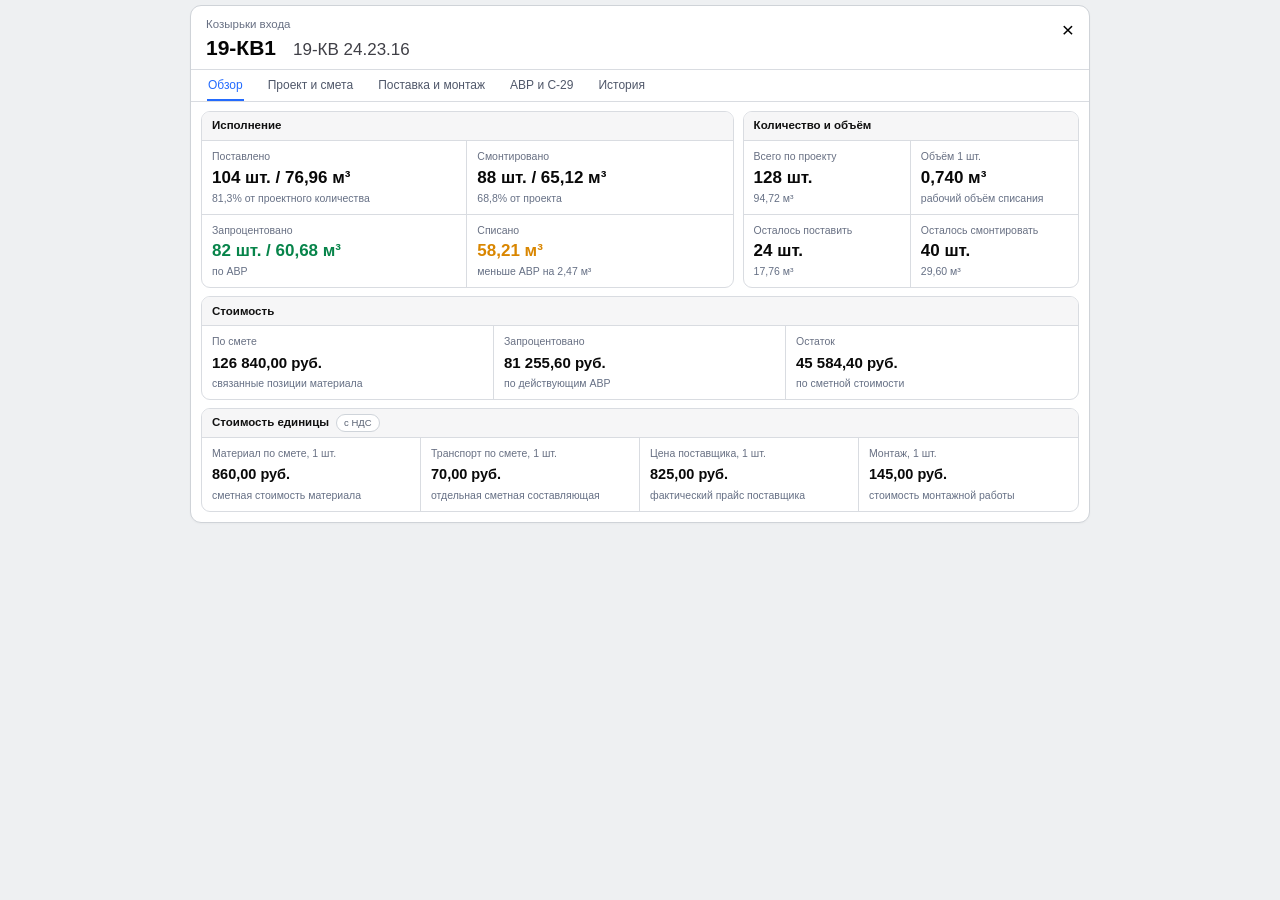
<file: prototype/material-card/material-card.html>
<!doctype html><html lang="ru"><head><meta charset="utf-8"><meta name="viewport" content="width=device-width,initial-scale=1"><title>Карточка материала — Филимонова</title><link rel="stylesheet" href="./material-card.css?v=20260929-segoe-variable"></head><body><main class="fmc-stage"><article class="fmc-card">
<header class="fmc-top"><div class="fmc-kicker">Козырьки входа</div><div class="fmc-id"><span class="fmc-mark">19-КВ1</span><span class="fmc-name">19-КВ 24.23.16</span></div><button class="fmc-close" type="button">×</button></header>
<nav class="fmc-tabs"><button class="fmc-tab is-active" data-tab="overview">Обзор</button><button class="fmc-tab" data-tab="project">Проект и смета</button><button class="fmc-tab" data-tab="supply">Поставка и монтаж</button><button class="fmc-tab" data-tab="avr">АВР и С-29</button><button class="fmc-tab" data-tab="history">История</button></nav>
<section class="fmc-page is-active" data-page="overview"><div class="fmc-row two"><div class="fmc-box"><div class="fmc-box-title">Исполнение</div><div class="fmc-grid2"><div class="fmc-metric"><div class="fmc-label">Поставлено</div><div class="fmc-value">104 шт. / 76,96 м³</div><div class="fmc-sub">81,3% от проектного количества</div></div><div class="fmc-metric"><div class="fmc-label">Смонтировано</div><div class="fmc-value">88 шт. / 65,12 м³</div><div class="fmc-sub">68,8% от проекта</div></div><div class="fmc-metric"><div class="fmc-label">Запроцентовано</div><div class="fmc-value fmc-green">82 шт. / 60,68 м³</div><div class="fmc-sub">по АВР</div></div><div class="fmc-metric"><div class="fmc-label">Списано</div><div class="fmc-value fmc-orange">58,21 м³</div><div class="fmc-sub">меньше АВР на 2,47 м³</div></div></div></div><div class="fmc-box"><div class="fmc-box-title">Количество и объём</div><div class="fmc-grid2"><div class="fmc-metric"><div class="fmc-label">Всего по проекту</div><div class="fmc-value">128 шт.</div><div class="fmc-sub">94,72 м³</div></div><div class="fmc-metric"><div class="fmc-label">Объём 1 шт.</div><div class="fmc-value">0,740 м³</div><div class="fmc-sub">рабочий объём списания</div></div><div class="fmc-metric"><div class="fmc-label">Осталось поставить</div><div class="fmc-value">24 шт.</div><div class="fmc-sub">17,76 м³</div></div><div class="fmc-metric"><div class="fmc-label">Осталось смонтировать</div><div class="fmc-value">40 шт.</div><div class="fmc-sub">29,60 м³</div></div></div></div></div>
<div class="fmc-box fmc-mt fmc-cost"><div class="fmc-box-title">Стоимость</div><div class="fmc-grid3"><div class="fmc-metric"><div class="fmc-label">По смете</div><div class="fmc-value">126 840,00 руб.</div><div class="fmc-sub">связанные позиции материала</div></div><div class="fmc-metric"><div class="fmc-label">Запроцентовано</div><div class="fmc-value">81 255,60 руб.</div><div class="fmc-sub">по действующим АВР</div></div><div class="fmc-metric"><div class="fmc-label">Остаток</div><div class="fmc-value">45 584,40 руб.</div><div class="fmc-sub">по сметной стоимости</div></div></div></div>
<div class="fmc-box fmc-mt"><div class="fmc-box-title">Стоимость единицы <span class="fmc-badge">с НДС</span></div><div class="fmc-grid4"><div class="fmc-metric"><div class="fmc-label">Материал по смете, 1 шт.</div><div class="fmc-value">860,00 руб.</div><div class="fmc-sub">сметная стоимость материала</div></div><div class="fmc-metric"><div class="fmc-label">Транспорт по смете, 1 шт.</div><div class="fmc-value">70,00 руб.</div><div class="fmc-sub">отдельная сметная составляющая</div></div><div class="fmc-metric"><div class="fmc-label">Цена поставщика, 1 шт.</div><div class="fmc-value">825,00 руб.</div><div class="fmc-sub">фактический прайс поставщика</div></div><div class="fmc-metric"><div class="fmc-label">Монтаж, 1 шт.</div><div class="fmc-value">145,00 руб.</div><div class="fmc-sub">стоимость монтажной работы</div></div></div></div></section>
<section class="fmc-page" data-page="project"><div class="fmc-row equal"><div class="fmc-box"><div class="fmc-box-title">Проект</div><div class="fmc-grid2"><div class="fmc-metric"><div class="fmc-label">Всего</div><div class="fmc-value">128 шт.</div><div class="fmc-sub">94,72 м³</div></div><div class="fmc-metric"><div class="fmc-label">Объём 1 шт.</div><div class="fmc-value">0,740 м³</div><div class="fmc-sub">для учёта и списания</div></div></div></div><div class="fmc-box"><div class="fmc-box-title">Смета</div><div class="fmc-grid2"><div class="fmc-metric"><div class="fmc-label">Количество по смете</div><div class="fmc-value">128 шт.</div><div class="fmc-sub">связанные позиции</div></div><div class="fmc-metric"><div class="fmc-label">Контроль</div><div class="fmc-value fmc-green">Совпадает</div><div class="fmc-sub">проект = смета</div></div></div></div></div>
<div class="fmc-box fmc-mt"><div class="fmc-box-title">Распределение по этажам <span class="fmc-note">компактная матрица вместо длинного списка</span></div><div class="fmc-floor"><table><thead><tr><th>Секция</th><th>Ц</th><th>1</th><th>2</th><th>3</th><th>4</th><th>5</th><th>6</th><th>7</th><th>8</th><th>9</th><th>10</th><th>11</th><th>12</th><th>13</th><th>14</th><th>15</th><th>16</th><th>17</th><th>18</th><th>19</th><th>Ч</th><th>К</th><th>Всего</th></tr></thead><tbody><tr><td>Секция 1</td><td>2</td><td>3</td><td>3</td><td>3</td><td>3</td><td>3</td><td>3</td><td>3</td><td>3</td><td>3</td><td>3</td><td>3</td><td>3</td><td>3</td><td>3</td><td>3</td><td>3</td><td>3</td><td>3</td><td>3</td><td>2</td><td>—</td><td><b>61</b></td></tr><tr><td>Секция 2</td><td>2</td><td>3</td><td>3</td><td>3</td><td>3</td><td>3</td><td>3</td><td>3</td><td>3</td><td>3</td><td>3</td><td>3</td><td>3</td><td>3</td><td>3</td><td>3</td><td>3</td><td>3</td><td>3</td><td>3</td><td>3</td><td>—</td><td><b>67</b></td></tr></tbody></table></div></div>
<div class="fmc-box fmc-mt"><div class="fmc-box-title">Связанные строки смет</div><div class="fmc-table-wrap"><table class="fmc-table"><thead><tr><th>Смета</th><th>Поз.</th><th>Марка</th><th>Наименование</th><th>Ед.</th><th>По смете</th><th>Запроцентовано</th><th>Остаток</th><th>Стоимость</th></tr></thead><tbody><tr><td class="center">№202</td><td class="center">496</td><td>19-КВ1</td><td>19-КВ 24.23.16</td><td class="center">шт.</td><td class="num">128</td><td class="num">82</td><td class="num">46</td><td class="num">126 840,00</td></tr></tbody></table></div></div>
<div class="fmc-box fmc-mt"><div class="fmc-box-title">Стоимость по смете <span class="fmc-badge">с НДС</span></div><div class="fmc-grid3"><div class="fmc-metric"><div class="fmc-label">Материал, 1 шт.</div><div class="fmc-value">860,00 руб.</div><div class="fmc-sub">сметная цена</div></div><div class="fmc-metric"><div class="fmc-label">Транспорт, 1 шт.</div><div class="fmc-value">70,00 руб.</div><div class="fmc-sub">сметный транспорт</div></div><div class="fmc-metric"><div class="fmc-label">Материал + транспорт</div><div class="fmc-value">930,00 руб.</div><div class="fmc-sub">сметная база единицы</div></div></div></div>
<div class="fmc-row equal fmc-mt"><div class="fmc-box"><div class="fmc-box-title">Исходные данные сметы</div><div class="fmc-props"><div class="fmc-prop"><b>Исходное обоснование</b><span>19-КВ1</span></div><div class="fmc-prop"><b>Исходное наименование</b><span>19-КВ 24.23.16</span></div><div class="fmc-prop"><b>Источник</b><span>Смета №202</span></div></div></div><div class="fmc-box"><div class="fmc-box-title">Технические данные проекта</div><div class="fmc-props"><div class="fmc-prop"><b>Обозначение</b><span>111-22-КЖ.И9-19-КВ1</span></div><div class="fmc-prop"><b>Масса</b><span>2 210 кг</span></div><div class="fmc-prop"><b>Габариты</b><span>2400 × 2300 × 160 мм</span></div></div></div></div></section>
<section class="fmc-page" data-page="supply"><div class="fmc-box"><div class="fmc-box-title">Движение материала</div><div class="fmc-flow"><div class="fmc-flow-card"><b>Требуется по проекту</b><strong>128 шт. / 94,72 м³</strong><span>100%</span></div><div class="fmc-arrow">→</div><div class="fmc-flow-card"><b>Поставлено</b><strong>104 шт. / 76,96 м³</strong><span>на объекте 81,3%</span></div><div class="fmc-arrow">→</div><div class="fmc-flow-card"><b>Смонтировано</b><strong>88 шт. / 65,12 м³</strong><span>68,8% проекта</span></div></div></div><div class="fmc-row equal fmc-mt"><div class="fmc-box"><div class="fmc-box-title">Поставка</div><div class="fmc-progress-row"><b>Поставлено</b><div class="fmc-track"><div class="fmc-fill" style="width:81.3%"></div></div><div class="fmc-pval">104 / 128 шт.</div></div><div class="fmc-progress-row"><b>Осталось поставить</b><div></div><div class="fmc-pval">24 шт. / 17,76 м³</div></div><div class="fmc-progress-row"><b>На объекте сейчас</b><div></div><div class="fmc-pval">16 шт. / 11,84 м³</div></div></div><div class="fmc-box"><div class="fmc-box-title">Монтаж</div><div class="fmc-progress-row"><b>Смонтировано</b><div class="fmc-track"><div class="fmc-fill green" style="width:68.8%"></div></div><div class="fmc-pval">88 / 128 шт.</div></div><div class="fmc-progress-row"><b>Осталось смонтировать</b><div></div><div class="fmc-pval">40 шт. / 29,60 м³</div></div><div class="fmc-progress-row"><b>Обеспечено поставкой</b><div class="fmc-track"><div class="fmc-fill" style="width:40%"></div></div><div class="fmc-pval">16 из 40 шт.</div></div></div></div>
<div class="fmc-box fmc-mt"><div class="fmc-box-title">Фактическая стоимость <span class="fmc-badge">с НДС</span></div><div class="fmc-grid3"><div class="fmc-metric"><div class="fmc-label">Цена поставщика, 1 шт.</div><div class="fmc-value">825,00 руб.</div><div class="fmc-sub">по действующему прайсу/факту</div></div><div class="fmc-metric"><div class="fmc-label">Монтаж, 1 шт.</div><div class="fmc-value">145,00 руб.</div><div class="fmc-sub">стоимость монтажной работы</div></div><div class="fmc-metric"><div class="fmc-label">Материал + монтаж</div><div class="fmc-value">970,00 руб.</div><div class="fmc-sub">без сравнения с С-29</div></div></div></div>
<div class="fmc-row equal fmc-mt"><div class="fmc-box"><div class="fmc-box-title">Последние поставки</div><table class="fmc-table"><thead><tr><th>Дата</th><th>Документ</th><th>Кол-во</th><th>Объём</th></tr></thead><tbody><tr><td>24.09.2026</td><td>ТТН 4821</td><td class="num">8 шт.</td><td class="num">5,92 м³</td></tr><tr><td>18.09.2026</td><td>ТТН 4716</td><td class="num">10 шт.</td><td class="num">7,40 м³</td></tr><tr><td>11.09.2026</td><td>ТТН 4598</td><td class="num">12 шт.</td><td class="num">8,88 м³</td></tr></tbody></table></div><div class="fmc-box"><div class="fmc-box-title">Монтаж по секциям</div><table class="fmc-table"><thead><tr><th>Секция</th><th>По проекту</th><th>Смонтировано</th><th>Остаток</th></tr></thead><tbody><tr><td>Секция 1</td><td class="num">61</td><td class="num">45</td><td class="num">16</td></tr><tr><td>Секция 2</td><td class="num">67</td><td class="num">43</td><td class="num">24</td></tr><tr class="total"><td>Всего</td><td class="num">128</td><td class="num">88</td><td class="num">40</td></tr></tbody></table></div></div></section>
<section class="fmc-page" data-page="avr"><div class="fmc-row three"><div class="fmc-box"><div class="fmc-box-title">Запроцентовано</div><div class="fmc-metric"><div class="fmc-value fmc-green">82 шт. / 60,68 м³</div><div class="fmc-sub">81 255,60 руб.</div></div></div><div class="fmc-box"><div class="fmc-box-title">Списано <span class="fmc-badge">без НДС</span></div><div class="fmc-metric"><div class="fmc-value fmc-orange">58,21 м³</div><div class="fmc-sub">по С-29 / бухгалтерии</div></div></div><div class="fmc-box"><div class="fmc-box-title">Разница</div><div class="fmc-metric"><div class="fmc-value fmc-orange">2,47 м³</div><div class="fmc-sub"><span class="fmc-badge warn">списано меньше АВР</span></div></div></div></div>
<div class="fmc-box fmc-mt"><div class="fmc-box-title">АВР и списание по месяцам <span class="fmc-note">АВР — по сметной базе; С-29 — без НДС</span></div><table class="fmc-table"><thead><tr><th>Месяц</th><th>АВР</th><th>Кол-во, шт.</th><th>АВР, м³</th><th>Стоимость АВР</th><th>С-29, м³</th><th>Разница</th><th>Статус</th></tr></thead><tbody><tr><td>Июнь 2026</td><td>№1</td><td class="num">18</td><td class="num">13,32</td><td class="num">17 826,00</td><td class="num">13,32</td><td class="num fmc-green">0,00</td><td class="center"><span class="fmc-badge">совпадает</span></td></tr><tr><td>Июль 2026</td><td>№2</td><td class="num">20</td><td class="num">14,80</td><td class="num">19 806,00</td><td class="num">14,80</td><td class="num fmc-green">0,00</td><td class="center"><span class="fmc-badge">совпадает</span></td></tr><tr><td>Август 2026</td><td>№3</td><td class="num">22</td><td class="num">16,28</td><td class="num">21 786,60</td><td class="num">15,31</td><td class="num fmc-orange">0,97</td><td class="center"><span class="fmc-badge warn">контроль</span></td></tr><tr><td>Сентябрь 2026</td><td>№4</td><td class="num">22</td><td class="num">16,28</td><td class="num">21 837,00</td><td class="num">14,78</td><td class="num fmc-orange">1,50</td><td class="center"><span class="fmc-badge warn">контроль</span></td></tr><tr class="total"><td>Всего</td><td></td><td class="num">82</td><td class="num">60,68</td><td class="num">81 255,60</td><td class="num">58,21</td><td class="num fmc-orange">2,47</td><td></td></tr></tbody></table></div>
<div class="fmc-box fmc-mt"><div class="fmc-box-title">Стоимость</div><div class="fmc-grid3"><div class="fmc-metric"><div class="fmc-label">По смете</div><div class="fmc-value">126 840,00 руб.</div><div class="fmc-sub">100%</div></div><div class="fmc-metric"><div class="fmc-label">Запроцентовано</div><div class="fmc-value">81 255,60 руб.</div><div class="fmc-sub">64,1%</div></div><div class="fmc-metric"><div class="fmc-label">Остаток</div><div class="fmc-value">45 584,40 руб.</div><div class="fmc-sub">35,9%</div></div></div></div></section>
<section class="fmc-page" data-page="history"><div class="fmc-box"><div class="fmc-box-title">История материала <span class="fmc-note">изменения данных, связей и источников</span></div><div class="fmc-history"><div class="fmc-history-row"><div class="fmc-history-time">27.09.2026 · 10:24</div><div class="fmc-history-source">Сметы</div><div>Для пользовательского отображения применены проектные Марка и Наименование. Исходные сметные значения сохранены.</div><div class="fmc-history-user">Система</div></div><div class="fmc-history-row"><div class="fmc-history-time">25.09.2026 · 16:43</div><div class="fmc-history-source">С-29</div><div>За сентябрь списано 14,78 м³. Разница с АВР месяца — 1,50 м³.</div><div class="fmc-history-user">Система</div></div><div class="fmc-history-row"><div class="fmc-history-time">24.09.2026 · 11:12</div><div class="fmc-history-source">Поставка</div><div>Импортирована поставка по ТТН 4821: 8 шт. / 5,92 м³.</div><div class="fmc-history-user">Импорт</div></div><div class="fmc-history-row"><div class="fmc-history-time">20.09.2026 · 17:08</div><div class="fmc-history-source">Монтаж</div><div>Подтверждён монтаж 6 панелей по секции 1.</div><div class="fmc-history-user">Прораб</div></div><div class="fmc-history-row"><div class="fmc-history-time">18.09.2026 · 09:31</div><div class="fmc-history-source">Смета №202</div><div>Связь материала со строкой сметы №202, поз. 496 подтверждена.</div><div class="fmc-history-user">ПТО</div></div></div></div><div class="fmc-tech">▸&nbsp; Технические идентификаторы</div></section>
</article></main><script src="./material-card.js"></script></body></html>
</file>
<file: prototype/material-card/material-card.css>
/* Standalone Filimonova Material Card. No dependency on app.css. */
:root{--fmc-bg:#eef0f2;--fmc-card:#fff;--fmc-line:#d9dce1;--fmc-line2:#e5e7eb;--fmc-head:#f6f6f7;--fmc-text:#111827;--fmc-muted:#687083;--fmc-blue:#246bfd;--fmc-green:#07844a;--fmc-orange:#d98600}
*{box-sizing:border-box}html,body{margin:0;min-height:100%;font-family:"Segoe UI Variable","Segoe UI",Arial,sans-serif;color:var(--fmc-text);background:var(--fmc-bg);font-size:13px;line-height:1.3}.fmc-stage{padding:5px}.fmc-card{width:900px;max-width:calc(100vw - 10px);margin:0 auto;background:#fff;border:1px solid #cfd3d8;border-radius:11px;box-shadow:0 1px 2px rgba(0,0,0,.03);overflow:hidden}.fmc-top{position:relative;padding:11px 48px 9px 15px;border-bottom:1px solid var(--fmc-line)}.fmc-kicker{font-size:11.5px;color:var(--fmc-muted);margin-bottom:4px}.fmc-id{display:flex;align-items:baseline;gap:17px}.fmc-mark{font-size:21px;line-height:24px;font-weight:600;color:#050505}.fmc-name{font-size:17px;line-height:21px;font-weight:500;color:#3F3F46}.fmc-close{position:absolute;right:15px;top:13px;border:0;background:none;font:inherit;font-size:21px;line-height:22px;padding:0;cursor:pointer}.fmc-tabs{height:32px;display:flex;align-items:flex-end;gap:23px;padding:0 16px;border-bottom:1px solid var(--fmc-line);white-space:nowrap}.fmc-tab{height:31px;border:0;border-bottom:2px solid transparent;background:none;padding:0 1px;font:inherit;font-size:12px;line-height:30px;color:#50586a;cursor:pointer}.fmc-tab.is-active{color:var(--fmc-blue);border-bottom-color:var(--fmc-blue);font-weight:500}.fmc-page{display:none;padding:9px 10px 10px}.fmc-page.is-active{display:block}.fmc-row{display:grid;gap:9px}.fmc-row.two{grid-template-columns:1.52fr .96fr}.fmc-row.equal{grid-template-columns:1fr 1fr}.fmc-row.three{grid-template-columns:repeat(3,1fr)}.fmc-box{border:1px solid var(--fmc-line);border-radius:9px;overflow:hidden;background:#fff}.fmc-box+.fmc-box{}.fmc-box-title{height:29px;display:flex;align-items:center;padding:0 10px;background:var(--fmc-head);border-bottom:1px solid var(--fmc-line);font-weight:600;color:#111;font-size:11.5px}.fmc-box-title .fmc-note{font-weight:400;color:#697386;margin-left:8px;font-size:10.5px}.fmc-grid2{display:grid;grid-template-columns:1fr 1fr}.fmc-grid3{display:grid;grid-template-columns:repeat(3,1fr)}.fmc-grid4{display:grid;grid-template-columns:repeat(4,1fr)}.fmc-metric{min-height:71px;padding:9px 10px;border-right:1px solid var(--fmc-line);border-bottom:1px solid var(--fmc-line)}.fmc-grid2 .fmc-metric:nth-child(2n),.fmc-grid3 .fmc-metric:nth-child(3n),.fmc-grid4 .fmc-metric:nth-child(4n){border-right:0}.fmc-grid2 .fmc-metric:nth-last-child(-n+2),.fmc-grid3 .fmc-metric:nth-last-child(-n+3),.fmc-grid4 .fmc-metric:nth-last-child(-n+4){border-bottom:0}.fmc-label{font-size:10.5px;color:var(--fmc-muted);margin-bottom:3px}.fmc-value{font-size:17px;line-height:21px;font-weight:600;color:#090909}.fmc-sub{font-size:10.5px;line-height:14px;color:#667085;margin-top:3px}.fmc-green{color:var(--fmc-green)}.fmc-orange{color:var(--fmc-orange)}.fmc-blue{color:var(--fmc-blue)}.fmc-mt{margin-top:8px}.fmc-badge{display:inline-flex;align-items:center;height:18px;border:1px solid #cfd4da;border-radius:10px;padding:0 7px;background:#fff;color:#596273;font-size:9.5px;font-weight:500;margin-left:7px}.fmc-badge.warn{border-color:#f0c782;background:#fff8eb;color:#b66d00}.fmc-cost .fmc-metric{min-height:69px}.fmc-cost .fmc-value{font-size:15px}.fmc-grid4 .fmc-value{font-size:14.5px}.fmc-table-wrap{overflow:auto}.fmc-table{width:100%;border-collapse:collapse;table-layout:auto;font-size:11px;font-variant-numeric:tabular-nums}.fmc-table th,.fmc-table td{height:29px;padding:0 8px;border-right:1px solid var(--fmc-line);border-bottom:1px solid var(--fmc-line);white-space:nowrap}.fmc-table th:last-child,.fmc-table td:last-child{border-right:0}.fmc-table tr:last-child td{border-bottom:0}.fmc-table th{background:#fafafa;color:#4d5565;font-weight:500;text-align:center}.fmc-table td.num{text-align:right}.fmc-table td.center{text-align:center}.fmc-table tr.total td{font-weight:600}.fmc-floor{padding:7px 10px 8px}.fmc-floor table{width:100%;border-collapse:collapse;font-size:9px}.fmc-floor th,.fmc-floor td{height:27px;border:1px solid var(--fmc-line);text-align:center;padding:0 4px}.fmc-floor th{font-weight:400;color:#475166;background:#fafafa}.fmc-floor td:first-child,.fmc-floor th:first-child{text-align:left;padding-left:8px}.fmc-floor td:first-child{font-weight:600}.fmc-props{padding:3px 10px 6px}.fmc-prop{display:grid;grid-template-columns:145px 1fr;align-items:center;min-height:28px;border-bottom:1px solid #eceef1}.fmc-prop:last-child{border-bottom:0}.fmc-prop b{font-weight:500;color:#687083;font-size:10.3px}.fmc-prop span{font-size:10.8px}.fmc-flow{display:grid;grid-template-columns:1fr 28px 1fr 28px 1fr;align-items:center;padding:10px}.fmc-flow-card{border:1px solid var(--fmc-line);border-radius:8px;padding:9px 10px;min-height:73px}.fmc-flow-card b{display:block;font-weight:500;color:#687083;font-size:10.5px;margin-bottom:4px}.fmc-flow-card strong{display:block;font-size:16px;line-height:19px;font-weight:600}.fmc-flow-card span{font-size:10.2px;color:#687083}.fmc-arrow{text-align:center;color:#89909b;font-size:17px}.fmc-progress-row{display:grid;grid-template-columns:165px 1fr 125px;gap:10px;align-items:center;min-height:31px;padding:0 9px;border-bottom:1px solid #eceef1}.fmc-progress-row:last-child{border-bottom:0}.fmc-progress-row b{font-size:10.7px;font-weight:500}.fmc-track{height:6px;background:#e8e9eb;border-radius:4px;overflow:hidden}.fmc-fill{height:100%;background:#4285f4}.fmc-fill.green{background:#168650}.fmc-pval{text-align:right;font-size:10.8px;font-variant-numeric:tabular-nums}.fmc-history{padding:1px 10px}.fmc-history-row{display:grid;grid-template-columns:135px 115px 1fr 80px;gap:10px;align-items:start;padding:8px 0;border-bottom:1px solid #e6e8eb;font-size:10.8px}.fmc-history-row:last-child{border-bottom:0}.fmc-history-time{color:#697386;font-size:10.5px}.fmc-history-user{color:#697386;font-size:10.3px}.fmc-history-source{font-weight:600;font-size:10.5px}.fmc-history-user{text-align:right}.fmc-tech{height:30px;display:flex;align-items:center;padding:0 10px;color:#687083;font-size:10.5px;border-top:1px solid var(--fmc-line);margin-top:8px}.fmc-compact .fmc-metric{min-height:72px}
@media(max-width:720px){.fmc-row.two,.fmc-row.equal,.fmc-row.three{grid-template-columns:1fr}.fmc-flow{grid-template-columns:1fr;gap:6px}.fmc-arrow{transform:rotate(90deg)}.fmc-history-row{grid-template-columns:1fr}.fmc-history-user{text-align:left}}
</file>
